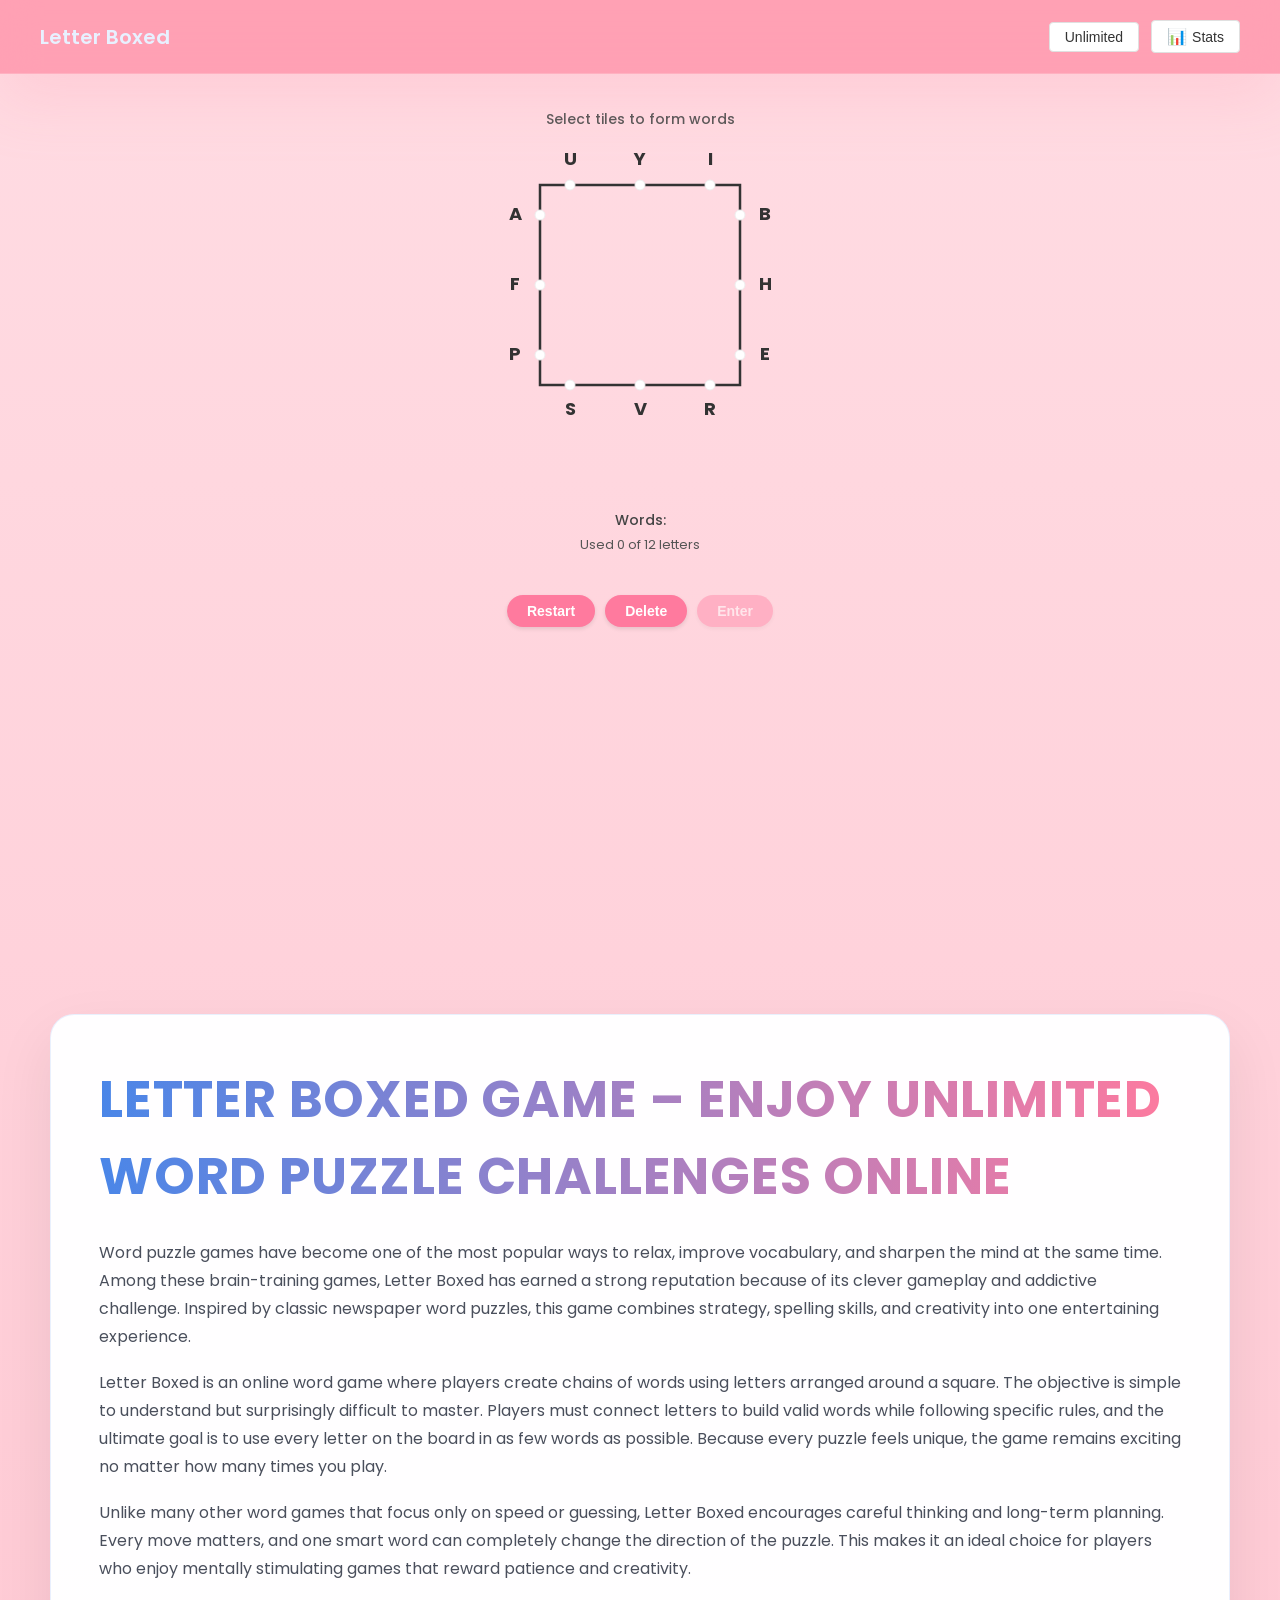
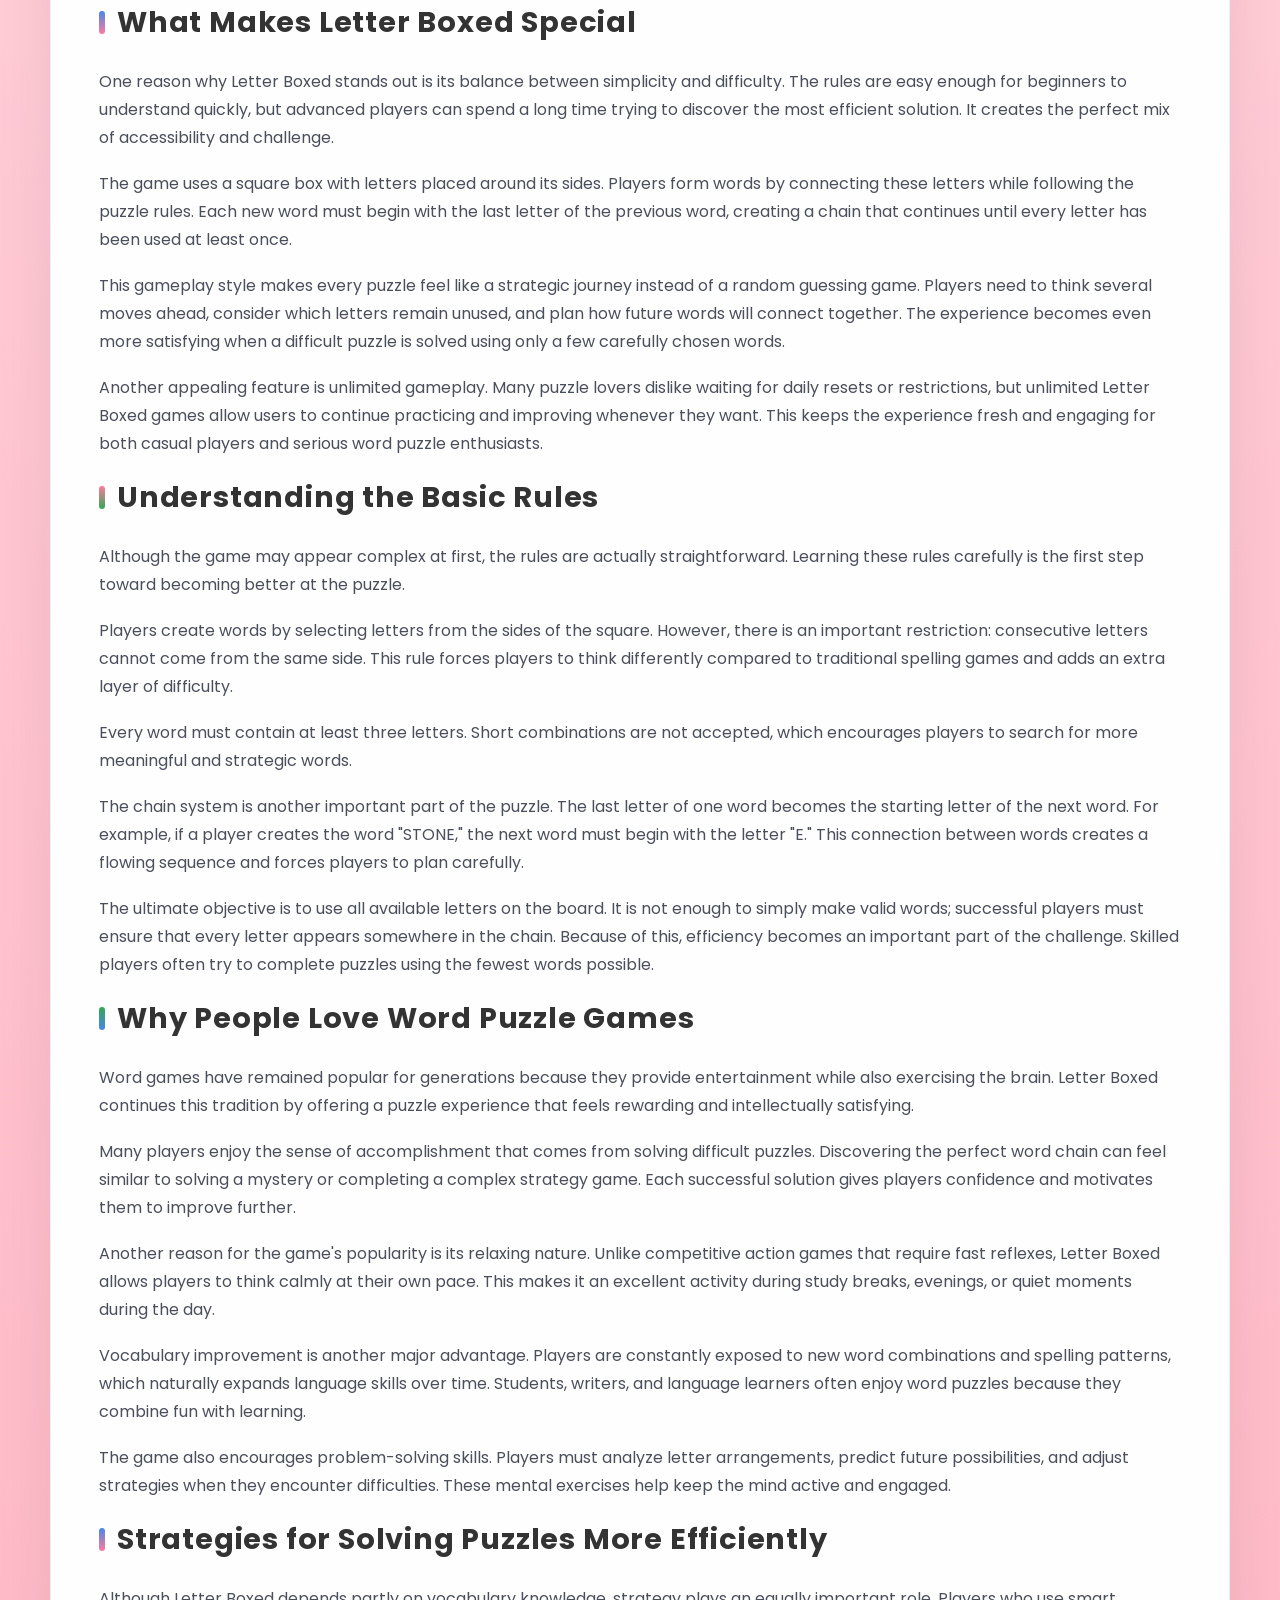
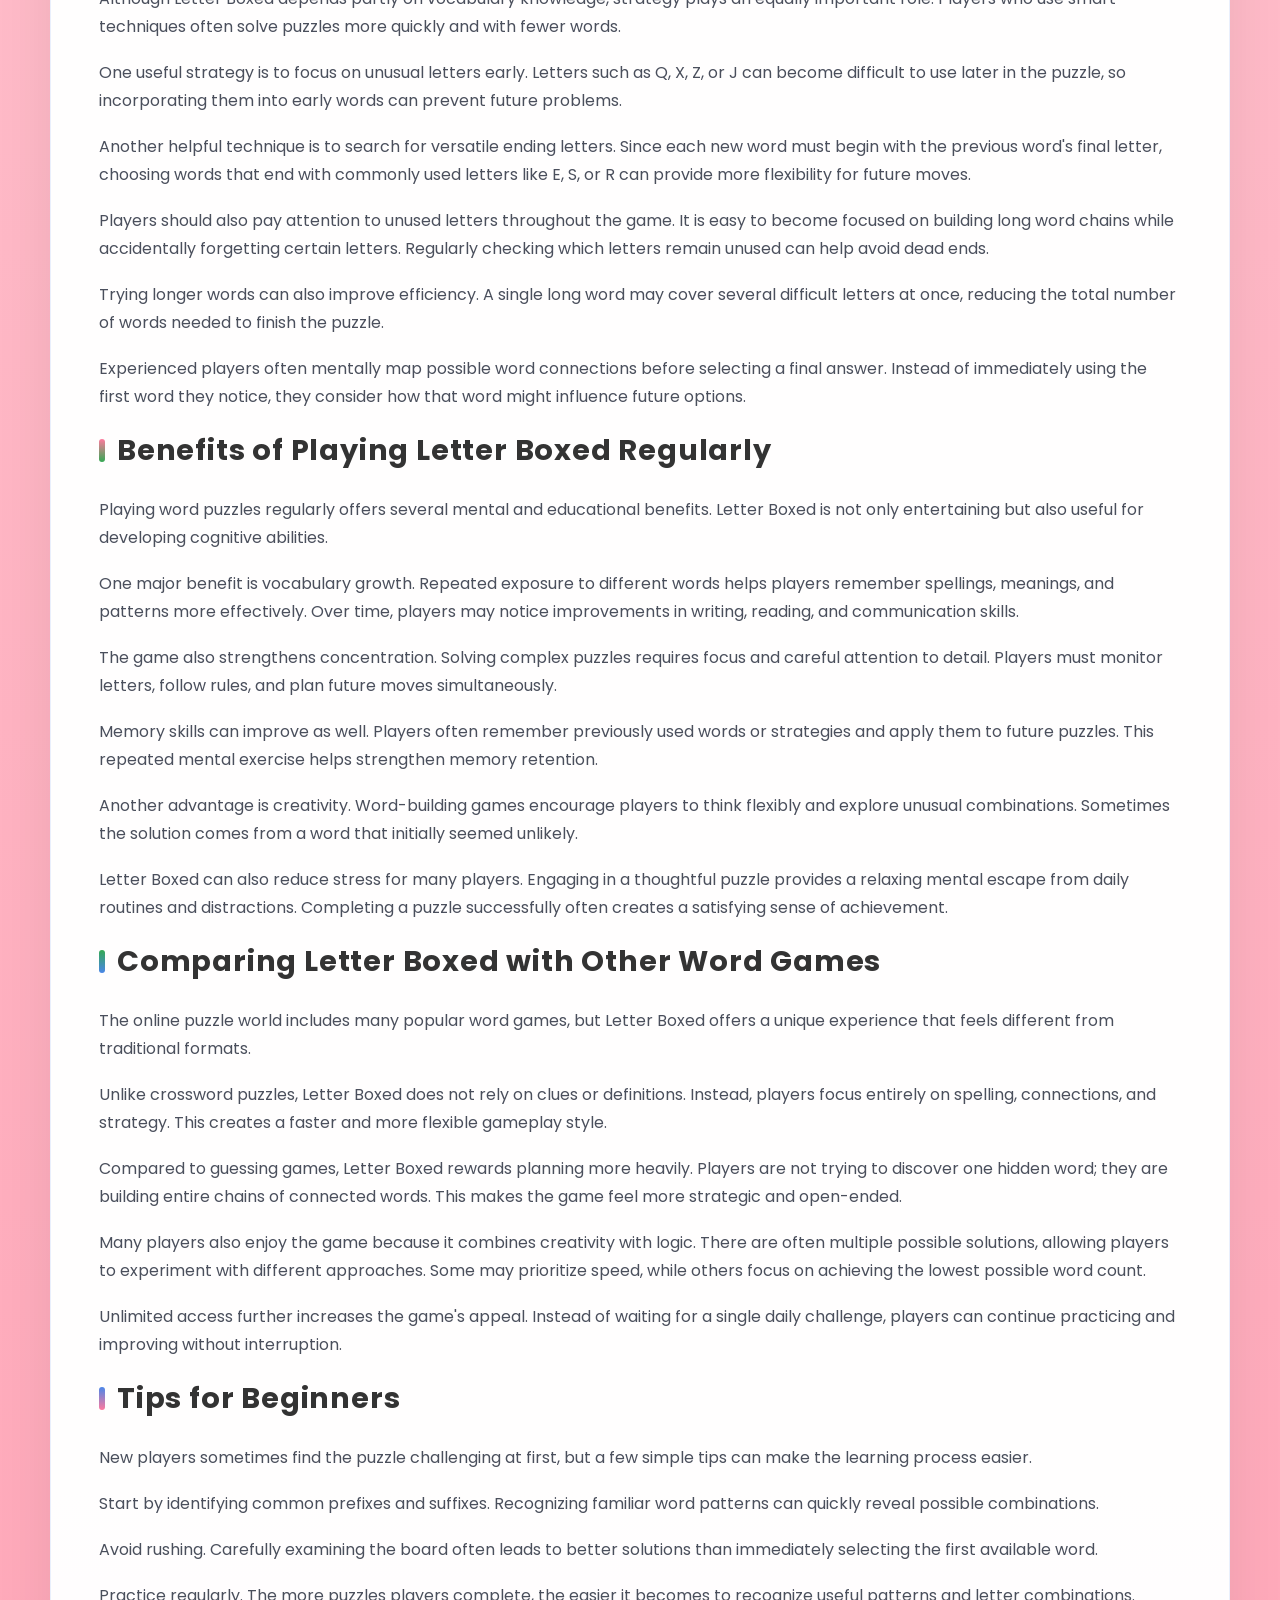
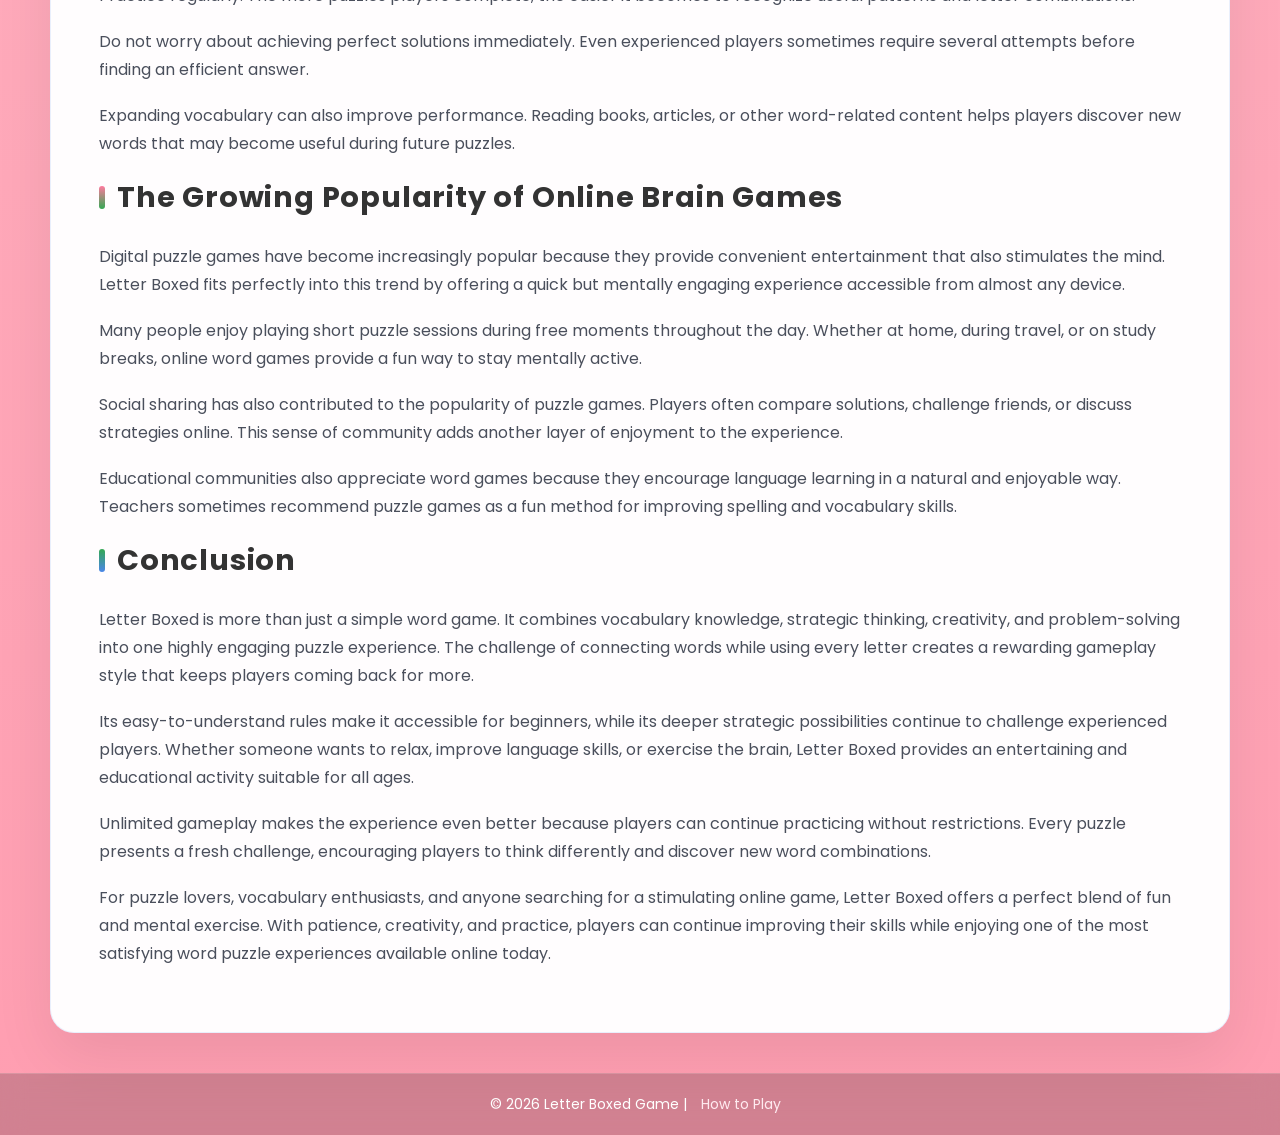
<file: index.html>
<!DOCTYPE html><html lang="en"><head>
    <meta charset="UTF-8">
    <link rel="icon" type="image/svg+xml" href="www.letterboxedgame.com/favicon.svg">
    <meta name="viewport" content="width=device-width, initial-scale=1.0">
    <title>Letter Boxed Game - Play Unlimited</title>
    <meta name="description" content="Letter Boxed is a free unlimited online word puzzle game inspired by NYT. Connect letters around a square to form word chains in this Wordle-like brain teaser.">
    <link rel="preconnect" href="https://fonts.googleapis.com">
    <link rel="preconnect" href="https://fonts.gstatic.com" crossorigin="">
    <link href="https://fonts.googleapis.com/css2?family=Poppins:wght@400;500;600;700&display=swap" rel="stylesheet">
      <style>
      /* Letter Boxed Game - Comprehensive CSS */

:root {
  --bg-dark: #050816;
  --bg-panel: rgba(10, 18, 40, 0.82);
  --panel-border: rgba(255, 255, 255, 0.12);
  --text-main: #e8f1ff;
  --text-muted: #a5b2ce;
  --accent-blue: #00d4ff;
  --accent-purple: #a855f7;
  --accent-green: #39ff14;
  --shadow: 0 30px 80px rgba(0, 0, 0, 0.35);
  --border-color: rgba(255, 255, 255, 0.12);
  --pink-bg: #FF9EB1;
  --pink-button: #FF7A9E;
  --pink-button-hover: #FF6B93;
  --text-color: #333333;
  --green-score: #0eb16e;
  --blue-selected: #4A86E8;
  --green-used: #34A853;
}

* {
  margin: 0;
  padding: 0;
  box-sizing: border-box;
}

body {
  font-family: 'Poppins', sans-serif;
  min-height: 100vh;
  overflow-x: hidden;
  margin: 0;
  padding: 0;
  background: linear-gradient(180deg, #FFDCE3 0%, #FF9EB1 100%);
  color: var(--text-main);
}

#root {
  min-height: 500px;
}

.app-container {
  display: flex;
  flex-direction: column;
}

.main-content {
  display: flex;
  flex-direction: column;
  width: 100%;
  min-height: 100vh;
  padding: 20px 0 60px;
}

.game-header {
  position: sticky;
  top: 0;
  left: 0;
  right: 0;
  z-index: 999;
  display: flex;
  justify-content: space-between;
  align-items: center;
  padding: 20px 40px;
  width: 100%;
  background: rgba(255, 158, 177, 0.95);
  backdrop-filter: blur(18px);
  border-bottom: 1px solid rgba(255, 255, 255, 0.18);
  box-shadow: 0 24px 60px rgba(255, 160, 180, 0.25);
}

.game-title {
  font-size: 20px;
  font-weight: 600;
  color: var(--text-main);
  margin: 0;
  text-decoration: none;
}

.header-controls {
  display: flex;
  gap: 12px;
  align-items: center;
}

.unlimited-btn {
  background-color: white;
  border: 1px solid #e0e0e0;
  padding: 6px 15px;
  border-radius: 4px;
  font-size: 14px;
  cursor: pointer;
  transition: all 0.2s ease;
  color: var(--text-color);
  font-weight: 500;
}

.unlimited-btn:hover {
  background-color: #f5f5f5;
}

.unlimited-btn.active {
  background-color: var(--pink-bg);
  border-color: var(--pink-bg);
  color: white;
}

.unlimited-btn.new-game {
  background-color: var(--blue-selected);
  border-color: var(--blue-selected);
  color: white;
}

.unlimited-btn.new-game:hover {
  background-color: #3A76D8;
}

.stats-btn {
  display: flex;
  align-items: center;
  gap: 5px;
}

.stats-icon {
  font-size: 16px;
}

.icon-btn {
  background-color: white;
  border: 1px solid var(--border-color);
  width: 36px;
  height: 36px;
  border-radius: 4px;
  display: flex;
  align-items: center;
  justify-content: center;
  cursor: pointer;
}

.streak-banner {
  display: flex;
  justify-content: center;
  gap: 40px;
  background-color: #F8F9FA;
  padding: 10px 20px;
  border-bottom: 1px solid var(--border-color);
}

.streak-item {
  display: flex;
  flex-direction: column;
  align-items: center;
}

.streak-label {
  font-size: 12px;
  color: #666;
}

.streak-value {
  font-size: 20px;
  font-weight: 600;
  color: var(--text-color);
}

.completed-banner {
  background-color: var(--green-used);
  color: white;
  padding: 12px 20px;
  text-align: center;
  display: flex;
  flex-direction: column;
  gap: 5px;
}

.completed-time {
  font-size: 14px;
  opacity: 0.8;
}

.score-banner {
  background-color: var(--green-score);
  color: white;
  padding: 15px 20px;
  display: flex;
  justify-content: space-between;
  align-items: center;
}

.score {
  font-size: 28px;
  font-weight: 700;
}

.score-text {
  font-size: 16px;
}

.game-container {
  width: 100%;
  max-width: 600px;
  margin: 0 auto;
  padding: 20px;
  display: flex;
  flex-direction: column;
  align-items: center;
}

.game-message {
  text-align: center;
  margin-bottom: 20px;
  font-size: 18px;
  color: var(--text-color);
  min-height: 27px;
}

.unlimited-indicator {
  font-size: 0.8em;
  color: var(--pink-bg);
  font-style: italic;
}

.current-word {
  text-align: center;
  font-size: 28px;
  font-weight: bold;
  margin: 15px 0;
  min-height: 42px;
  color: var(--blue-selected);
}

.words-section {
  margin: 20px 0;
  text-align: center;
}

.words-label {
  font-weight: 600;
  margin-bottom: 5px;
}

.words-list {
  margin-bottom: 10px;
  color: var(--text-color);
}

.letters-count {
  font-size: 14px;
  color: #666;
}

.game-controls {
  display: flex;
  justify-content: center;
  gap: 15px;
  margin-top: 25px;
}

.control-btn {
  padding: 8px 20px;
  border: none;
  border-radius: 4px;
  background-color: #F8F9FA;
  border: 1px solid #DDD;
  cursor: pointer;
  font-size: 14px;
  transition: all 0.2s ease;
}

.control-btn:hover {
  background-color: #EEEEEE;
}

.control-btn:active {
  background-color: #E2E2E2;
}

.control-btn:disabled {
  opacity: 0.4;
  cursor: not-allowed;
}

.game-board {
  display: flex;
  justify-content: center;
  align-items: center;
  margin: 0 auto;
  width: 280px;
  height: 280px;
}

.loading-container, .app-loading-container {
  display: flex;
  justify-content: center;
  align-items: center;
  height: 300px;
  flex-direction: column;
  gap: 20px;
}

.app-loading-container {
  width: 100%;
  height: 100%;
  min-height: 500px;
}

.loading-spinner {
  width: 40px;
  height: 40px;
  border: 4px solid rgba(255, 158, 177, 0.3);
  border-radius: 50%;
  border-top: 4px solid var(--pink-bg);
  animation: spin 1s linear infinite;
}

@keyframes spin {
  0% { transform: rotate(0deg); }
  100% { transform: rotate(360deg); }
}

.tutorial-overlay {
  position: fixed;
  top: 0;
  left: 0;
  right: 0;
  bottom: 0;
  background-color: rgba(0, 0, 0, 0.5);
  display: flex;
  justify-content: center;
  align-items: center;
  z-index: 1000;
}

.tutorial-dialog {
  background-color: white;
  border-radius: 10px;
  padding: 30px;
  width: 90%;
  max-width: 600px;
  max-height: 80vh;
  overflow-y: auto;
  position: relative;
  box-shadow: 0 5px 15px rgba(0, 0, 0, 0.3);
}

.close-tutorial {
  position: absolute;
  top: 15px;
  right: 15px;
  background: none;
  border: none;
  font-size: 24px;
  cursor: pointer;
  color: #666;
}

.close-tutorial:hover {
  color: #333;
}

.tutorial-dialog h2 {
  color: var(--text-color);
  margin-bottom: 20px;
  font-size: 24px;
}

.help-button {
  position: fixed;
  bottom: 20px;
  right: 20px;
  width: 50px;
  height: 50px;
  border-radius: 50%;
  background-color: var(--pink-button);
  color: white;
  display: flex;
  justify-content: center;
  align-items: center;
  font-size: 24px;
  cursor: pointer;
  box-shadow: 0 2px 5px rgba(0, 0, 0, 0.2);
  border: none;
  z-index: 100;
}

.help-button:hover {
  background-color: var(--pink-button-hover);
}

.seo-content {
  position: relative;
  max-width: 1180px;
  width: min(calc(100% - 80px), 1180px);
  margin: 40px auto 0;
  padding: 46px 48px;
  color: var(--text-color);
  background: rgba(255, 255, 255, 0.98);
  border-radius: 24px;
  border: 1px solid rgba(74, 134, 232, 0.12);
  box-shadow: 0 24px 60px rgba(0, 0, 0, 0.08);
  overflow: visible;
  animation: fadeInUp 0.8s ease both;
}

.seo-content h1, .seo-content h2 {
  margin-bottom: 24px;
  color: var(--text-color);
  font-weight: 700;
  text-align: left;
  letter-spacing: 0.8px;
}

.seo-content h1 {
  text-transform: uppercase;
}

.seo-content h1 {
  font-size: clamp(2.2rem, 4vw, 3.2rem);
  background: linear-gradient(90deg, #4A86E8, #FF7A9E);
  -webkit-background-clip: text;
  -webkit-text-fill-color: transparent;
  background-clip: text;
}

.seo-content h2 {
  font-size: 1.8rem;
  position: relative;
  padding-left: 18px;
  color: var(--text-color);
}

.seo-content h2::before {
  content: '';
  position: absolute;
  left: 0;
  top: 10px;
  width: 6px;
  height: calc(100% - 20px);
  border-radius: 999px;
  background: linear-gradient(180deg, #4A86E8, #FF7A9E);
}

.seo-content h2:nth-of-type(3n+1)::before { background: linear-gradient(180deg, #4A86E8, #FF7A9E); }
.seo-content h2:nth-of-type(3n+2)::before { background: linear-gradient(180deg, #FF7A9E, #34A853); }
.seo-content h2:nth-of-type(3n+3)::before { background: linear-gradient(180deg, #34A853, #4A86E8); }

.seo-content p {
  margin-bottom: 18px;
  color: #4a4f5c;
  line-height: 1.75;
}

.seo-content ul {
  margin-bottom: 20px;
  padding-left: 20px;
}

.seo-content li {
  margin-bottom: 8px;
}

footer {
    color: #ffffff;
    text-align: center;
    border-top: 1px solid rgba(255, 255, 255, 0.15);
    padding: 20px 20px;
    font-family: 'Poppins', sans-serif;
    font-size: 14px;
    background: rgba(0, 0, 0, 0.18);
    backdrop-filter: blur(12px);
    margin-top: 40px;
}

footer a {
  color: #FFEBF0;
  text-decoration: none;
  margin: 0 10px;
}

footer a:hover {
  text-decoration: underline;
}

@keyframes fadeInUp {
  from {
    opacity: 0;
    transform: translateY(24px);
  }
  to {
    opacity: 1;
    transform: translateY(0);
  }
}

@media (max-width: 992px) {
  .game-header {
    padding: 16px 24px;
  }

  .seo-content {
    padding: 32px 28px;
  }
}

@media (max-width: 768px) {
  .game-header {
    flex-direction: column;
    align-items: stretch;
    gap: 14px;
    padding: 16px 22px;
  }

  .header-controls {
    justify-content: center;
    flex-wrap: wrap;
    gap: 12px;
  }

  .seo-content {
    margin: 24px 16px 0;
    padding: 28px 24px;
  }
}

@media (max-width: 480px) {
  .game-title {
    font-size: 1.1rem;
  }

  .unlimited-btn {
    width: 100%;
    padding: 12px 0;
    font-size: 13px;
  }

  .seo-content {
    margin: 18px 12px 0;
    padding: 24px 18px;
  }

  .seo-content h1 {
    font-size: 2rem;
  }

  .seo-content h2 {
    font-size: 1.4rem;
  }
}

.shrinkle-promotion {
  width: 100%;
  background-color: #f8f9fa;
  border-top: 1px solid var(--border-color);
  padding: 15px 20px;
  text-align: center;
  font-size: 14px;
  color: var(--text-color);
}

.shrinkle-promotion a {
  color: var(--link-color);
  text-decoration: none;
  font-weight: 500;
}

.shrinkle-promotion a:hover {
  text-decoration: underline;
}
    </style>

    <link rel="stylesheet" href="a.pub.network/letterboxedgame-com/cls.css">
    <script type="module" crossorigin="" src="www.letterboxedgame.com/assets/index-CvgkJ5vK.js"></script>
    <link rel="stylesheet" crossorigin="" href="www.letterboxedgame.com/assets/index-DdfU8E2y.css">
  </head>
  <body>

    <header class="game-header">
      <a class="game-title" href="#">Letter Boxed</a>
      <div class="header-controls">
        <button id="unlimited-btn" class="unlimited-btn">Unlimited</button>
        <button id="stats-btn" class="unlimited-btn stats-btn">
          <span class="stats-icon">📊</span> Stats
        </button>
      </div>
    </header>
    
    <!-- React app container -->
    <div id="root"></div>
    
    <section class="seo-content">
      <h1 class="main-title">Letter Boxed Game – Enjoy Unlimited Word Puzzle Challenges Online</h1>
      <p>Word puzzle games have become one of the most popular ways to relax, improve vocabulary, and sharpen the mind at the same time. Among these brain-training games, Letter Boxed has earned a strong reputation because of its clever gameplay and addictive challenge. Inspired by classic newspaper word puzzles, this game combines strategy, spelling skills, and creativity into one entertaining experience.</p>
      <p>Letter Boxed is an online word game where players create chains of words using letters arranged around a square. The objective is simple to understand but surprisingly difficult to master. Players must connect letters to build valid words while following specific rules, and the ultimate goal is to use every letter on the board in as few words as possible. Because every puzzle feels unique, the game remains exciting no matter how many times you play.</p>
      <p>Unlike many other word games that focus only on speed or guessing, Letter Boxed encourages careful thinking and long-term planning. Every move matters, and one smart word can completely change the direction of the puzzle. This makes it an ideal choice for players who enjoy mentally stimulating games that reward patience and creativity.</p>
      
      <h2>What Makes Letter Boxed Special</h2>
      <p>One reason why Letter Boxed stands out is its balance between simplicity and difficulty. The rules are easy enough for beginners to understand quickly, but advanced players can spend a long time trying to discover the most efficient solution. It creates the perfect mix of accessibility and challenge.</p>
      <p>The game uses a square box with letters placed around its sides. Players form words by connecting these letters while following the puzzle rules. Each new word must begin with the last letter of the previous word, creating a chain that continues until every letter has been used at least once.</p>
      <p>This gameplay style makes every puzzle feel like a strategic journey instead of a random guessing game. Players need to think several moves ahead, consider which letters remain unused, and plan how future words will connect together. The experience becomes even more satisfying when a difficult puzzle is solved using only a few carefully chosen words.</p>
      <p>Another appealing feature is unlimited gameplay. Many puzzle lovers dislike waiting for daily resets or restrictions, but unlimited Letter Boxed games allow users to continue practicing and improving whenever they want. This keeps the experience fresh and engaging for both casual players and serious word puzzle enthusiasts.</p>
      
      <h2>Understanding the Basic Rules</h2>
      <p>Although the game may appear complex at first, the rules are actually straightforward. Learning these rules carefully is the first step toward becoming better at the puzzle.</p>
      <p>Players create words by selecting letters from the sides of the square. However, there is an important restriction: consecutive letters cannot come from the same side. This rule forces players to think differently compared to traditional spelling games and adds an extra layer of difficulty.</p>
      <p>Every word must contain at least three letters. Short combinations are not accepted, which encourages players to search for more meaningful and strategic words.</p>
      <p>The chain system is another important part of the puzzle. The last letter of one word becomes the starting letter of the next word. For example, if a player creates the word "STONE," the next word must begin with the letter "E." This connection between words creates a flowing sequence and forces players to plan carefully.</p>
      <p>The ultimate objective is to use all available letters on the board. It is not enough to simply make valid words; successful players must ensure that every letter appears somewhere in the chain. Because of this, efficiency becomes an important part of the challenge. Skilled players often try to complete puzzles using the fewest words possible.</p>
      
      <h2>Why People Love Word Puzzle Games</h2>
      <p>Word games have remained popular for generations because they provide entertainment while also exercising the brain. Letter Boxed continues this tradition by offering a puzzle experience that feels rewarding and intellectually satisfying.</p>
      <p>Many players enjoy the sense of accomplishment that comes from solving difficult puzzles. Discovering the perfect word chain can feel similar to solving a mystery or completing a complex strategy game. Each successful solution gives players confidence and motivates them to improve further.</p>
      <p>Another reason for the game's popularity is its relaxing nature. Unlike competitive action games that require fast reflexes, Letter Boxed allows players to think calmly at their own pace. This makes it an excellent activity during study breaks, evenings, or quiet moments during the day.</p>
      <p>Vocabulary improvement is another major advantage. Players are constantly exposed to new word combinations and spelling patterns, which naturally expands language skills over time. Students, writers, and language learners often enjoy word puzzles because they combine fun with learning.</p>
      <p>The game also encourages problem-solving skills. Players must analyze letter arrangements, predict future possibilities, and adjust strategies when they encounter difficulties. These mental exercises help keep the mind active and engaged.</p>
      
      <h2>Strategies for Solving Puzzles More Efficiently</h2>
      <p>Although Letter Boxed depends partly on vocabulary knowledge, strategy plays an equally important role. Players who use smart techniques often solve puzzles more quickly and with fewer words.</p>
      <p>One useful strategy is to focus on unusual letters early. Letters such as Q, X, Z, or J can become difficult to use later in the puzzle, so incorporating them into early words can prevent future problems.</p>
      <p>Another helpful technique is to search for versatile ending letters. Since each new word must begin with the previous word's final letter, choosing words that end with commonly used letters like E, S, or R can provide more flexibility for future moves.</p>
      <p>Players should also pay attention to unused letters throughout the game. It is easy to become focused on building long word chains while accidentally forgetting certain letters. Regularly checking which letters remain unused can help avoid dead ends.</p>
      <p>Trying longer words can also improve efficiency. A single long word may cover several difficult letters at once, reducing the total number of words needed to finish the puzzle.</p>
      <p>Experienced players often mentally map possible word connections before selecting a final answer. Instead of immediately using the first word they notice, they consider how that word might influence future options.</p>
      
      <h2>Benefits of Playing Letter Boxed Regularly</h2>
      <p>Playing word puzzles regularly offers several mental and educational benefits. Letter Boxed is not only entertaining but also useful for developing cognitive abilities.</p>
      <p>One major benefit is vocabulary growth. Repeated exposure to different words helps players remember spellings, meanings, and patterns more effectively. Over time, players may notice improvements in writing, reading, and communication skills.</p>
      <p>The game also strengthens concentration. Solving complex puzzles requires focus and careful attention to detail. Players must monitor letters, follow rules, and plan future moves simultaneously.</p>
      <p>Memory skills can improve as well. Players often remember previously used words or strategies and apply them to future puzzles. This repeated mental exercise helps strengthen memory retention.</p>
      <p>Another advantage is creativity. Word-building games encourage players to think flexibly and explore unusual combinations. Sometimes the solution comes from a word that initially seemed unlikely.</p>
      <p>Letter Boxed can also reduce stress for many players. Engaging in a thoughtful puzzle provides a relaxing mental escape from daily routines and distractions. Completing a puzzle successfully often creates a satisfying sense of achievement.</p>
      
      <h2>Comparing Letter Boxed with Other Word Games</h2>
      <p>The online puzzle world includes many popular word games, but Letter Boxed offers a unique experience that feels different from traditional formats.</p>
      <p>Unlike crossword puzzles, Letter Boxed does not rely on clues or definitions. Instead, players focus entirely on spelling, connections, and strategy. This creates a faster and more flexible gameplay style.</p>
      <p>Compared to guessing games, Letter Boxed rewards planning more heavily. Players are not trying to discover one hidden word; they are building entire chains of connected words. This makes the game feel more strategic and open-ended.</p>
      <p>Many players also enjoy the game because it combines creativity with logic. There are often multiple possible solutions, allowing players to experiment with different approaches. Some may prioritize speed, while others focus on achieving the lowest possible word count.</p>
      <p>Unlimited access further increases the game's appeal. Instead of waiting for a single daily challenge, players can continue practicing and improving without interruption.</p>
      
      <h2>Tips for Beginners</h2>
      <p>New players sometimes find the puzzle challenging at first, but a few simple tips can make the learning process easier.</p>
      <p>Start by identifying common prefixes and suffixes. Recognizing familiar word patterns can quickly reveal possible combinations.</p>
      <p>Avoid rushing. Carefully examining the board often leads to better solutions than immediately selecting the first available word.</p>
      <p>Practice regularly. The more puzzles players complete, the easier it becomes to recognize useful patterns and letter combinations.</p>
      <p>Do not worry about achieving perfect solutions immediately. Even experienced players sometimes require several attempts before finding an efficient answer.</p>
      <p>Expanding vocabulary can also improve performance. Reading books, articles, or other word-related content helps players discover new words that may become useful during future puzzles.</p>
      
      <h2>The Growing Popularity of Online Brain Games</h2>
      <p>Digital puzzle games have become increasingly popular because they provide convenient entertainment that also stimulates the mind. Letter Boxed fits perfectly into this trend by offering a quick but mentally engaging experience accessible from almost any device.</p>
      <p>Many people enjoy playing short puzzle sessions during free moments throughout the day. Whether at home, during travel, or on study breaks, online word games provide a fun way to stay mentally active.</p>
      <p>Social sharing has also contributed to the popularity of puzzle games. Players often compare solutions, challenge friends, or discuss strategies online. This sense of community adds another layer of enjoyment to the experience.</p>
      <p>Educational communities also appreciate word games because they encourage language learning in a natural and enjoyable way. Teachers sometimes recommend puzzle games as a fun method for improving spelling and vocabulary skills.</p>
      
      <h2>Conclusion</h2>
      <p>Letter Boxed is more than just a simple word game. It combines vocabulary knowledge, strategic thinking, creativity, and problem-solving into one highly engaging puzzle experience. The challenge of connecting words while using every letter creates a rewarding gameplay style that keeps players coming back for more.</p>
      <p>Its easy-to-understand rules make it accessible for beginners, while its deeper strategic possibilities continue to challenge experienced players. Whether someone wants to relax, improve language skills, or exercise the brain, Letter Boxed provides an entertaining and educational activity suitable for all ages.</p>
      <p>Unlimited gameplay makes the experience even better because players can continue practicing without restrictions. Every puzzle presents a fresh challenge, encouraging players to think differently and discover new word combinations.</p>
      <p>For puzzle lovers, vocabulary enthusiasts, and anyone searching for a stimulating online game, Letter Boxed offers a perfect blend of fun and mental exercise. With patience, creativity, and practice, players can continue improving their skills while enjoying one of the most satisfying word puzzle experiences available online today.</p>
    </section>
    
    <footer>
      © 2026 Letter Boxed Game | <a href="#" onclick="document.querySelector('.help-button').click(); return false;">How to Play</a>
    </footer>
    
    <script>
      document.addEventListener('DOMContentLoaded', function() {
        const unlimitedBtn = document.getElementById('unlimited-btn');
        const statsBtn = document.getElementById('stats-btn');
        
        const urlParams = new URLSearchParams(window.location.search);
        const mode = urlParams.get('mode');
        
        if (mode === 'unlimited') {
          unlimitedBtn.classList.add('active');
          unlimitedBtn.textContent = 'Daily';
        }
        
        unlimitedBtn.addEventListener('click', function() {
          if (mode === 'unlimited') {
            window.location.href = 'index.html';
          } else {
            const gameId = Math.floor(Math.random() * 1000000).toString();
            window.location.href = `index.html?mode=unlimited&gameId=${gameId}`;
          }
        });
        
        statsBtn.addEventListener('click', function() {
          const event = new CustomEvent('showStats');
          window.dispatchEvent(event);
        });
      });
    </script>
  
</body></html>
</file>
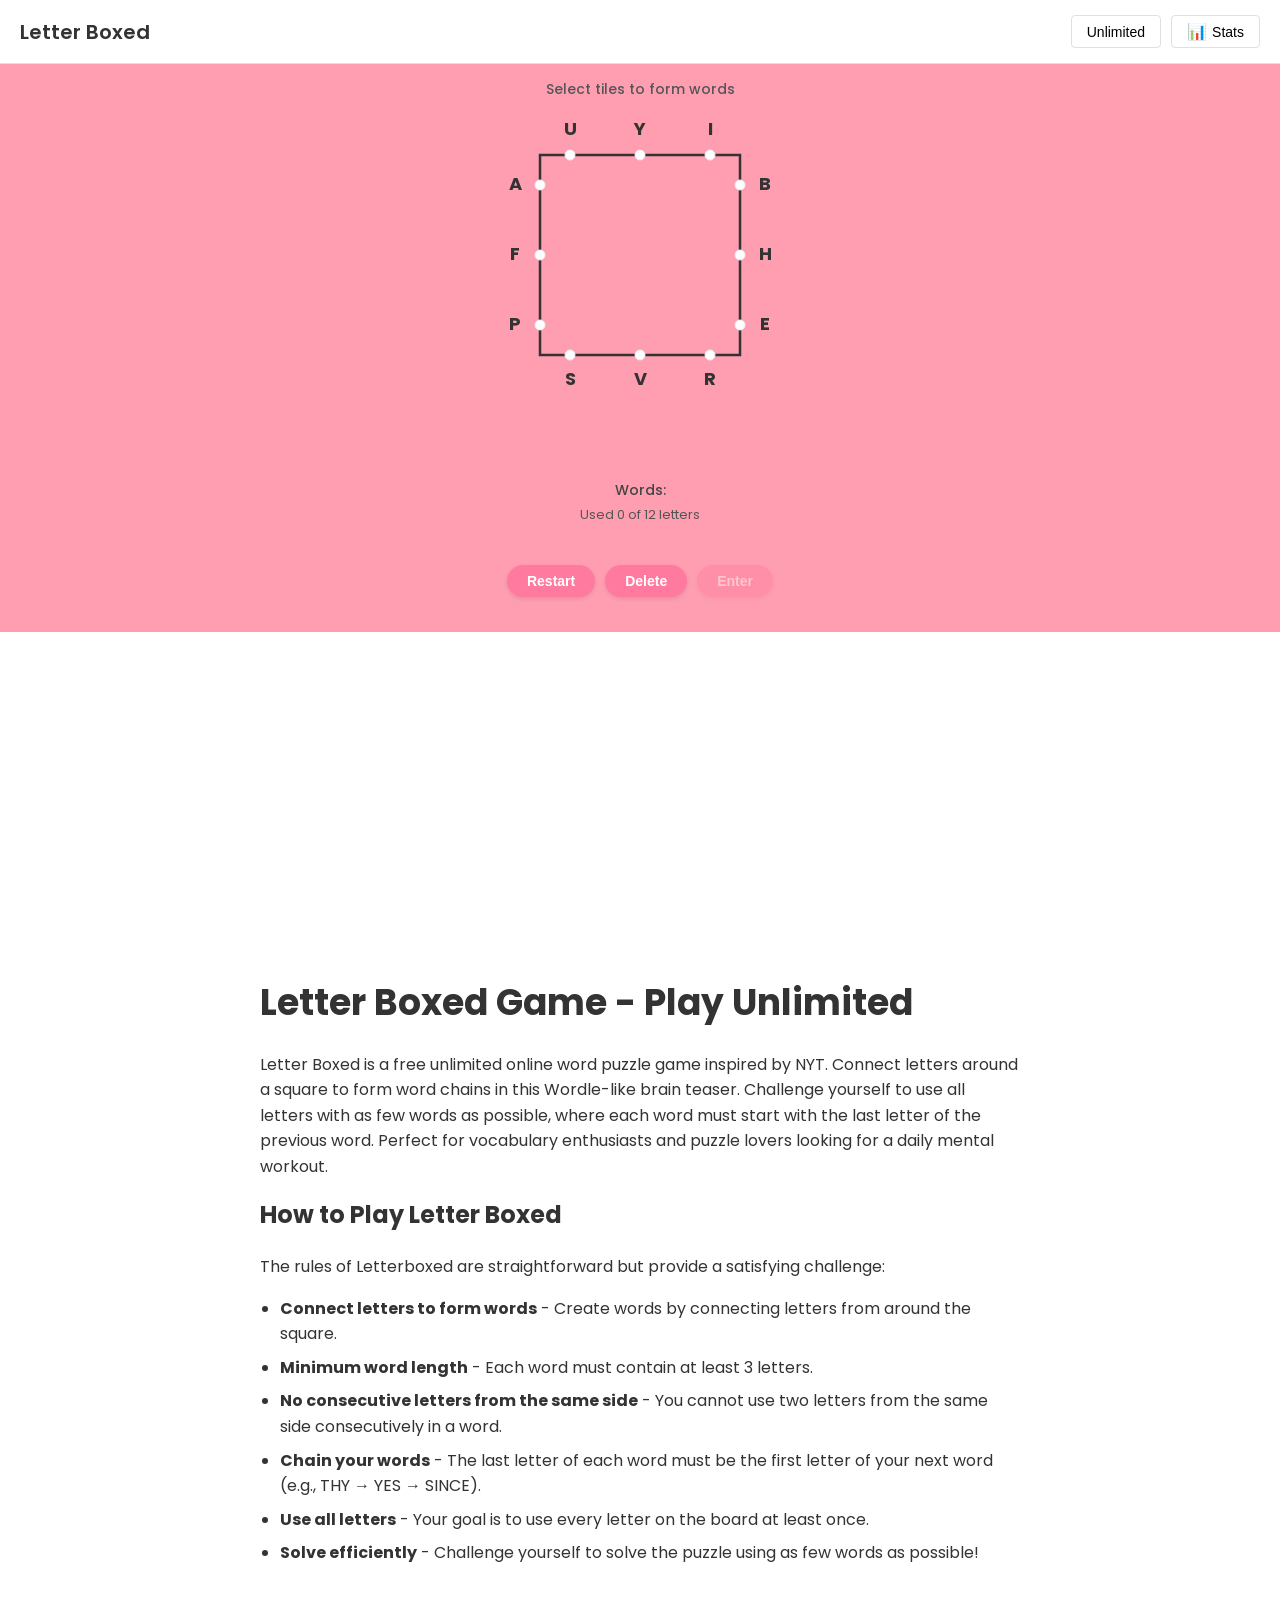
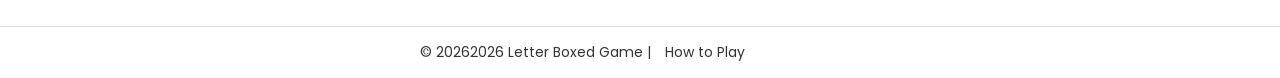
<file: 127.0.0.1_8081/dl/ua=Mozilla%2F5.0%20(iPhone%3B%20CPU%20iPhone%20OS%2017_2_1%20like%20Mac%20OS%20X)%20AppleWebKit%2F605.1.15%20(KHTML%2C%20like%20Gecko)%20Version%2F17.2%20Mobile%2F15E148%20Safari%2F604.1&mobile=true&url=https%3A%2F%2Fwww.lett.html>
<!DOCTYPE html><html lang="en"><head>
    <!-- Google tag (gtag.js) -->
<script async="" src="https://www.googletagmanager.com/gtag/js?id=G-0CNRKW7TG2"></script>
<script>
  window.dataLayer = window.dataLayer || [];
  function gtag(){dataLayer.push(arguments);}
  gtag('js', new Date());

  gtag('config', 'G-0CNRKW7TG2');
</script>
    <meta charset="UTF-8">
    <link rel="icon" type="image/svg+xml" href="../../www.letterboxedgame.com/favicon.svg">
    <meta name="viewport" content="width=device-width, initial-scale=1.0">
    <title>Letter Boxed Game - Play Unlimited</title>
    <meta name="description" content="Letter Boxed is a free unlimited online word puzzle game inspired by NYT. Connect letters around a square to form word chains in this Wordle-like brain teaser.">
    <link rel="preconnect" href="https://fonts.googleapis.com">
    <link rel="preconnect" href="https://fonts.gstatic.com" crossorigin="">
    <link href="https://fonts.googleapis.com/css2?family=Poppins:wght@400;500;600;700&display=swap" rel="stylesheet">
    <link rel="canonical" href="https://www.letterboxedgame.com/">
      <style>
      /* Letter Boxed Game - Comprehensive CSS */

:root {
  --pink-bg: #FF9EB1;
  --pink-button: #FF7A9E;
  --pink-button-hover: #FF6B93;
  --text-color: #333333;
  --link-color: #0066cc;
  --border-color: #e0e0e0;
  --green-score: #0eb16e;
  --blue-selected: #4A86E8;
  --green-used: #34A853;
}

* {
  margin: 0;
  padding: 0;
  box-sizing: border-box;
}

body {
  font-family: 'Poppins', sans-serif;
  min-height: 100vh;
  overflow-x: hidden;
  margin: 0;
  padding: 0;
}

/* Layout */
#root {
  min-height: 500px; /* Fixed minimum height for React container */
}

.app-container {
  display: flex;
  flex-direction: column;
}

.main-content {
  display: flex;
  flex: 1;
  justify-content: center;
  background-color: var(--pink-bg);
}

/* Game header styles */
.game-header {
  display: flex;
  justify-content: space-between;
  align-items: center;
  padding: 15px 20px;
  border-bottom: 1px solid var(--border-color);
  background-color: white;
}

.game-title {
  font-size: 20px;
  font-weight: 600;
  color: var(--text-color);
  margin: 0;
  text-decoration: none;
}

.header-controls {
  display: flex;
  gap: 10px;
}

.unlimited-btn {
  background-color: white;
  border: 1px solid var(--border-color);
  padding: 6px 15px;
  border-radius: 4px;
  font-size: 14px;
  cursor: pointer;
  transition: all 0.2s ease;
}

.unlimited-btn:hover {
  background-color: #f5f5f5;
}

.unlimited-btn.active {
  background-color: var(--pink-bg);
  border-color: var(--pink-bg);
  color: white;
}

.unlimited-btn.new-game {
  background-color: var(--blue-selected);
  border-color: var(--blue-selected);
  color: white;
}

.unlimited-btn.new-game:hover {
  background-color: #3A76D8;
}

.stats-btn {
  display: flex;
  align-items: center;
  gap: 5px;
}

.stats-icon {
  font-size: 16px;
}

.icon-btn {
  background-color: white;
  border: 1px solid var(--border-color);
  width: 36px;
  height: 36px;
  border-radius: 4px;
  display: flex;
  align-items: center;
  justify-content: center;
  cursor: pointer;
}

/* Streak Banner Styles */
.streak-banner {
  display: flex;
  justify-content: center;
  gap: 40px;
  background-color: #F8F9FA;
  padding: 10px 20px;
  border-bottom: 1px solid var(--border-color);
}

.streak-item {
  display: flex;
  flex-direction: column;
  align-items: center;
}

.streak-label {
  font-size: 12px;
  color: #666;
}

.streak-value {
  font-size: 20px;
  font-weight: 600;
  color: var(--text-color);
}

/* Completed Banner Styles */
.completed-banner {
  background-color: var(--green-used);
  color: white;
  padding: 12px 20px;
  text-align: center;
  display: flex;
  flex-direction: column;
  gap: 5px;
}

.completed-time {
  font-size: 14px;
  opacity: 0.8;
}

/* Score banner */
.score-banner {
  background-color: var(--green-score);
  color: white;
  padding: 15px 20px;
  display: flex;
  justify-content: space-between;
  align-items: center;
}

.score {
  font-size: 28px;
  font-weight: 700;
}

.score-text {
  font-size: 16px;
}

/* Game Container Styles */
.game-container {
  width: 100%;
  max-width: 600px;
  margin: 0 auto;
  padding: 20px;
  display: flex;
  flex-direction: column;
  align-items: center;
}

.game-message {
  text-align: center;
  margin-bottom: 20px;
  font-size: 18px;
  color: var(--text-color);
  min-height: 27px;
}

.unlimited-indicator {
  font-size: 0.8em;
  color: var(--pink-bg);
  font-style: italic;
}

.current-word {
  text-align: center;
  font-size: 28px;
  font-weight: bold;
  margin: 15px 0;
  min-height: 42px;
  color: var(--blue-selected);
}

.words-section {
  margin: 20px 0;
  text-align: center;
}

.words-label {
  font-weight: 600;
  margin-bottom: 5px;
}

.words-list {
  margin-bottom: 10px;
  color: var(--text-color);
}

.letters-count {
  font-size: 14px;
  color: #666;
}

.game-controls {
  display: flex;
  justify-content: center;
  gap: 15px;
  margin-top: 25px;
}

.control-btn {
  padding: 8px 20px;
  border: none;
  border-radius: 4px;
  background-color: #F8F9FA;
  border: 1px solid #DDD;
  cursor: pointer;
  font-size: 14px;
  transition: all 0.2s ease;
}

.control-btn:hover {
  background-color: #EEEEEE;
}

.control-btn:active {
  background-color: #E2E2E2;
}

.control-btn:disabled {
  opacity: 0.4;
  cursor: not-allowed;
}

/* Game Board Styles */
.game-board {
  display: flex;
  justify-content: center;
  align-items: center;
  margin: 0 auto;
  width: 280px;
  height: 280px;
}

/* Loading state */
.loading-container, .app-loading-container {
  display: flex;
  justify-content: center;
  align-items: center;
  height: 300px;
  flex-direction: column;
  gap: 20px;
}

/* App loading container spans the full main content height */
.app-loading-container {
  width: 100%;
  height: 100%;
  min-height: 500px;
}

.loading-spinner {
  width: 40px;
  height: 40px;
  border: 4px solid rgba(255, 158, 177, 0.3);
  border-radius: 50%;
  border-top: 4px solid var(--pink-bg);
  animation: spin 1s linear infinite;
}

@keyframes spin {
  0% { transform: rotate(0deg); }
  100% { transform: rotate(360deg); }
}

/* Tutorial Dialog */
.tutorial-overlay {
  position: fixed;
  top: 0;
  left: 0;
  right: 0;
  bottom: 0;
  background-color: rgba(0, 0, 0, 0.5);
  display: flex;
  justify-content: center;
  align-items: center;
  z-index: 1000;
}

.tutorial-dialog {
  background-color: white;
  border-radius: 10px;
  padding: 30px;
  width: 90%;
  max-width: 600px;
  max-height: 80vh;
  overflow-y: auto;
  position: relative;
  box-shadow: 0 5px 15px rgba(0, 0, 0, 0.3);
}

.close-tutorial {
  position: absolute;
  top: 15px;
  right: 15px;
  background: none;
  border: none;
  font-size: 24px;
  cursor: pointer;
  color: #666;
}

.close-tutorial:hover {
  color: #333;
}

.tutorial-dialog h2 {
  color: var(--text-color);
  margin-bottom: 20px;
  font-size: 24px;
}

/* Help button */
.help-button {
  position: fixed;
  bottom: 20px;
  right: 20px;
  width: 50px;
  height: 50px;
  border-radius: 50%;
  background-color: var(--pink-button);
  color: white;
  display: flex;
  justify-content: center;
  align-items: center;
  font-size: 24px;
  cursor: pointer;
  box-shadow: 0 2px 5px rgba(0, 0, 0, 0.2);
  border: none;
  z-index: 100;
}

.help-button:hover {
  background-color: var(--pink-button-hover);
}

/* SEO content styles */
.seo-content {
  max-width: 800px;
  margin: 0 auto;
  padding: 40px 20px;
  line-height: 1.6;
  color: var(--text-color);
}

.seo-content h1, .seo-content h2 {
  margin-bottom: 20px;
}

.seo-content p {
  margin-bottom: 16px;
}

.seo-content ul {
  margin-bottom: 20px;
  padding-left: 20px;
}

.seo-content li {
  margin-bottom: 8px;
}

/* Footer styles */
footer {
    color: var(--text-color);
    text-align: center;
    border-top: 1px solid #e1e1e1;
    padding: 15px 20px;
    font-family: 'Poppins', sans-serif;
    font-size: 14px;
}

footer a {
  color: var(--text-color);
  text-decoration: none;
  margin: 0 10px;
}

footer a:hover {
  text-decoration: underline;
}

/* Responsive Styles */
@media (max-width: 768px) {
  .tutorial-dialog {
    width: 95%;
    padding: 20px;
  }
}

@media (max-width: 480px) {
  .game-header {
    padding: 10px 15px;
  }
  
  .game-title {
    font-size: 18px;
  }
  
  .unlimited-btn {
    padding: 5px 10px;
    font-size: 12px;
  }
  
  .streak-banner {
    gap: 20px;
    padding: 8px 10px;
  }
  
  .streak-value {
    font-size: 18px;
  }
  
  .game-container {
    padding: 10px;
  }
  
  .game-message {
    font-size: 16px;
  }
  
  .current-word {
    font-size: 24px;
  }
  
  .control-btn {
    padding: 6px 15px;
    font-size: 13px;
  }
}
.main-title{
  font-size:36px;
}

/* Shrinkle Promotion Styles */
.shrinkle-promotion {
  width: 100%;
  background-color: #f8f9fa;
  border-top: 1px solid var(--border-color);
  padding: 15px 20px;
  text-align: center;
  font-size: 14px;
  color: var(--text-color);
}

.shrinkle-promotion a {
  color: var(--link-color);
  text-decoration: none;
  font-weight: 500;
}

.shrinkle-promotion a:hover {
  text-decoration: underline;
}
    </style>

    <style>
#pmLink {
    visibility: hidden;
    text-decoration: none;
    cursor: pointer;
    background: transparent;
    border: none;
}

   #pmLink:hover {
        visibility: visible;
        color: grey;
    }
</style>


<!-- PLACE THIS SECTION INSIDE OF YOUR HEAD TAGS -->
<!-- Below is a recommended list of pre-connections, which allow the network to establish each connection quicker, speeding up response times and improving ad performance. -->
<link rel="preconnect" href="https://a.pub.network/" crossorigin="">
<link rel="preconnect" href="https://b.pub.network/" crossorigin="">
<link rel="preconnect" href="https://c.pub.network/" crossorigin="">
<link rel="preconnect" href="https://d.pub.network/" crossorigin="">
<link rel="preconnect" href="https://btloader.com/" crossorigin="">
<link rel="preconnect" href="https://api.btloader.com/" crossorigin="">
<link rel="preconnect" href="https://cdn.confiant-integrations.net" crossorigin="">
<!-- Below is a link to a CSS file that accounts for Cumulative Layout Shift, a new Core Web Vitals subset that Google uses to help rank your site in search -->
<!-- The file is intended to eliminate the layout shifts that are seen when ads load into the page. If you don't want to use this, simply remove this file -->
<!-- To find out more about CLS, visit https://web.dev/vitals/ -->
<link rel="stylesheet" href="../../a.pub.network/letterboxedgame-com/cls.css">
<script data-cfasync="false" type="text/javascript">
  var freestar = freestar || {};
  freestar.queue = freestar.queue || [];
  freestar.config = freestar.config || {};
  freestar.config.enabled_slots = [];
  freestar.initCallback = function () { (freestar.config.enabled_slots.length === 0) ? freestar.initCallbackCalled = false : freestar.newAdSlots(freestar.config.enabled_slots) }
</script>
<script src="../../a.pub.network/letterboxedgame-com/pubfig.min.js" data-cfasync="false" async=""></script>
    <script type="module" crossorigin="" src="../../www.letterboxedgame.com/assets/index-CvgkJ5vK.js"></script>
    <link rel="stylesheet" crossorigin="" href="../../www.letterboxedgame.com/assets/index-DdfU8E2y.css">
  </head>
  <body>

    <header class="game-header">
      <a class="game-title" href="/">Letter Boxed</a>
      <div class="header-controls">
        <button id="unlimited-btn" class="unlimited-btn">Unlimited</button>
        <button id="stats-btn" class="unlimited-btn stats-btn">
          <span class="stats-icon">📊</span> Stats
        </button>
      </div>
    </header>
    
    <!-- React app container -->
    <div id="root"></div>

    <!-- Tag ID: letterboxedgame-com_incontent_below_buttons -->
    <div align="center" data-freestar-ad="__336x280 __336x280" id="letterboxedgame-com_incontent_below_buttons">
      <script data-cfasync="false" type="text/javascript">
        freestar.config.enabled_slots.push({ placementName: "letterboxedgame-com_incontent_below_buttons", slotId: "letterboxedgame-com_incontent_below_buttons" });
      </script>
    </div>
    
    <section class="seo-content">
      <h1 class="main-title">Letter Boxed Game - Play Unlimited</h1>
      <p class="main-paragraph">Letter Boxed is a free unlimited online word puzzle game inspired by NYT. Connect letters around a square to form word chains in this Wordle-like brain teaser. Challenge yourself to use all letters with as few words as possible, where each word must start with the last letter of the previous word. Perfect for vocabulary enthusiasts and puzzle lovers looking for a daily mental workout.</p>
      
      <h2>How to Play Letter Boxed</h2>
      
      <p>The rules of Letterboxed are straightforward but provide a satisfying challenge:</p>
      
      <ul>
        <li><strong>Connect letters to form words</strong> - Create words by connecting letters from around the square.</li>
        <li><strong>Minimum word length</strong> - Each word must contain at least 3 letters.</li>
        <li><strong>No consecutive letters from the same side</strong> - You cannot use two letters from the same side consecutively in a word.</li>
        <li><strong>Chain your words</strong> - The last letter of each word must be the first letter of your next word (e.g., THY → YES → SINCE).</li>
        <li><strong>Use all letters</strong> - Your goal is to use every letter on the board at least once.</li>
        <li><strong>Solve efficiently</strong> - Challenge yourself to solve the puzzle using as few words as possible!</li>
      </ul>
      
    </section>
    
    <footer>
      © <script>document.write(new Date().getFullYear())</script>2026 Letter Boxed Game | <a href="#" onclick="document.querySelector('.help-button').click(); return false;">How to Play</a>
      <button id="pmLink">Privacy Manager</button>

    </footer>
    

    <!-- Add this script to handle header button clicks -->
    <script>
      document.addEventListener('DOMContentLoaded', function() {
        // Get button elements
        const unlimitedBtn = document.getElementById('unlimited-btn');
        const statsBtn = document.getElementById('stats-btn');
        const howToPlayLink = document.getElementById('how-to-play-link');
        
        // Check URL for unlimited mode
        const urlParams = new URLSearchParams(window.location.search);
        const mode = urlParams.get('mode');
        
        if (mode === 'unlimited') {
          unlimitedBtn.classList.add('active');
          unlimitedBtn.textContent = 'Daily';
        }
        
        // Unlimited button click handler
        unlimitedBtn.addEventListener('click', function() {
          if (mode === 'unlimited') {
            // Switch to daily mode
            window.location.href = '/';
          } else {
            // Switch to unlimited mode
            const gameId = Math.floor(Math.random() * 1000000).toString();
            window.location.href = `?mode=unlimited&gameId=${gameId}`;
          }
        });
        
        // Stats button click handler
        statsBtn.addEventListener('click', function() {
          // Create a custom event that React can listen for
          const event = new CustomEvent('showStats');
          window.dispatchEvent(event);
        });
        
        // How to play link handler
        howToPlayLink.addEventListener('click', function(e) {
          e.preventDefault();
          // Create a custom event that React can listen for
          const event = new CustomEvent('showTutorial');
          window.dispatchEvent(event);
        });
      });
    </script>
  
</body></html>
</file>
<file: a.pub.network/letterboxedgame-com/cls.css>
body {
	--fsAddBuffer: 22px;
}
[id='letterboxedgame-com_incontent_below_buttons'] {
	display: flex;
	align-items: center;
	justify-content: center;
	flex-direction: column;
	min-height: calc(var(--height) + var(--fsAddBuffer));
	height: calc(var(--height) + var(--fsAddBuffer));
	width: 100%;
}
[id='letterboxedgame-com_incontent_below_buttons'] {
		--height: 280px;
}
@media only screen and (min-width: 768px) {
	[id='letterboxedgame-com_incontent_below_buttons'] {
		--height: 280px;
	}
}
</file>
<file: www.letterboxedgame.com/assets/index-DdfU8E2y.css>
.game-container{display:flex;flex-direction:column;align-items:center;width:100%;max-width:500px;margin:0 auto;padding:0 0 20px}.game-message{margin:15px 0;text-align:center;font-weight:500;color:#555;font-size:14px;min-height:20px}.game-board{position:relative;width:280px;height:280px;margin-bottom:15px}.current-word{font-size:24px;font-weight:700;margin:10px 0;text-align:center;min-height:30px;color:var(--text-color)}.words-section{margin-bottom:15px;text-align:center;color:#444}.words-label{margin-bottom:4px;font-weight:500;font-size:14px}.words-list{margin-bottom:4px;font-size:14px}.letters-count{font-size:13px;color:#555}.game-controls{display:flex;justify-content:center;gap:10px;margin-bottom:15px}.control-btn{padding:8px 20px;background-color:var(--pink-button);border:none;border-radius:20px;font-weight:600;font-size:14px;cursor:pointer;color:#fff;box-shadow:0 2px 4px #0000001a;transition:background-color .2s}.control-btn:hover{background-color:var(--pink-button-hover)}.loading-container{display:flex;justify-content:center;align-items:center;height:100%;flex-direction:column;gap:20px;padding:30px}.loading-spinner{border:4px solid rgba(255,255,255,.3);border-radius:50%;border-top:4px solid var(--pink-button);width:40px;height:40px;animation:spin 1s linear infinite}@keyframes spin{0%{transform:rotate(0)}to{transform:rotate(360deg)}}@media (max-height: 700px){.game-board{width:240px;height:240px;margin-bottom:10px}.current-word{margin:8px 0;min-height:24px}.control-btn{padding:6px 15px}}@media (max-height: 600px){.game-board{width:220px;height:220px;margin-bottom:8px}.game-message{margin:10px 0}}.stats-overlay{position:fixed;top:0;left:0;right:0;bottom:0;background-color:#00000080;display:flex;justify-content:center;align-items:center;z-index:1000}.stats-dialog{background-color:#fff;border-radius:10px;padding:30px;width:90%;max-width:500px;max-height:80vh;overflow-y:auto;position:relative;box-shadow:0 5px 15px #0000004d}.close-stats{position:absolute;top:15px;right:15px;background:none;border:none;font-size:24px;cursor:pointer;color:#666}.close-stats:hover{color:#333}.stats-dialog h2{color:var(--text-color);margin-bottom:20px;font-size:24px;text-align:center}.stats-dialog h3{color:var(--text-color);margin:25px 0 15px;font-size:18px;text-align:center}.stats-summary{display:flex;justify-content:space-between;gap:10px;margin:25px 0}.stats-item{flex:1;display:flex;flex-direction:column;align-items:center;text-align:center}.stats-value{font-size:28px;font-weight:700;color:var(--text-color);margin-bottom:5px}.stats-label{font-size:12px;color:#666}.game-history{width:100%;margin-top:15px}.history-table{width:100%;border-collapse:collapse}.history-table th{padding:8px;text-align:left;border-bottom:1px solid #ddd;font-weight:600;color:#444}.history-table td{padding:8px;border-bottom:1px solid #eee}.no-games{padding:20px;text-align:center;color:#666;font-style:italic}.stats-btn{display:flex;align-items:center;gap:5px}.stats-icon{font-size:16px}@media (max-width: 480px){.stats-dialog{width:95%;padding:20px 15px}.stats-summary{flex-wrap:wrap}.stats-item{flex-basis:50%;margin-bottom:15px}.stats-value{font-size:24px}.history-table th,.history-table td{padding:6px;font-size:14px}}
</file>
